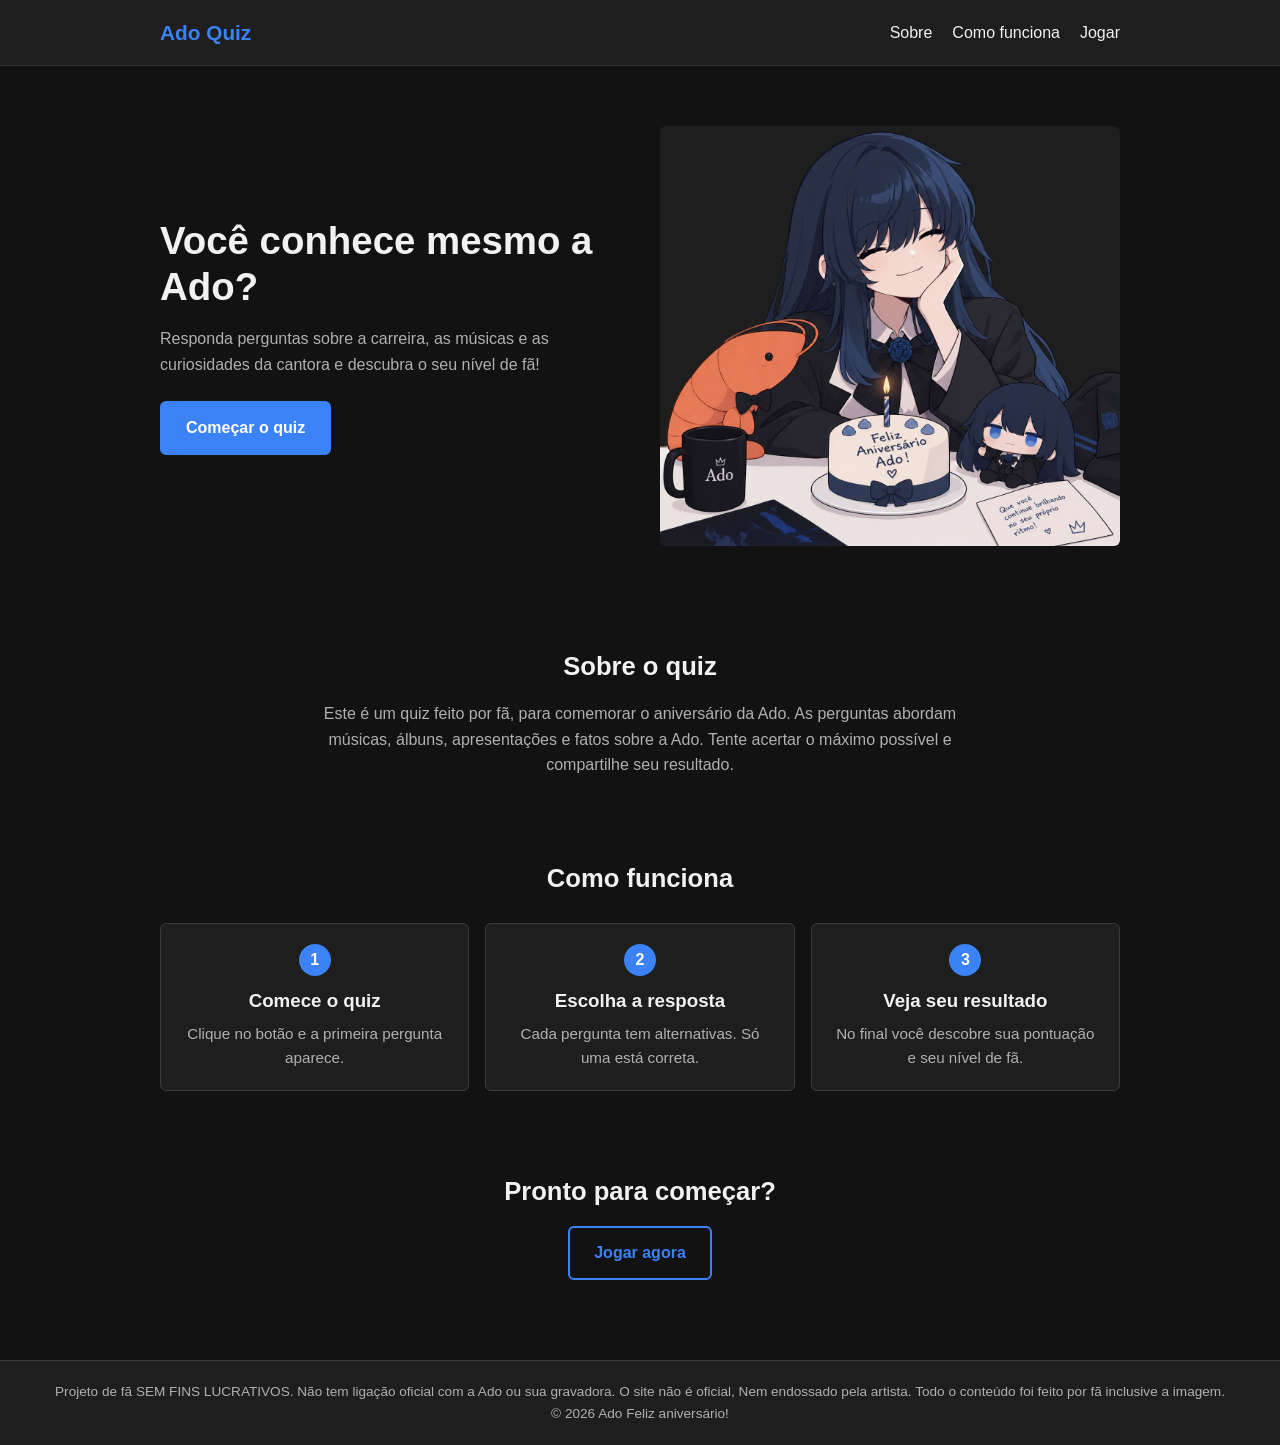
<file: index.html>
<!DOCTYPE html>
<html lang="pt-BR">
<head>
  <meta charset="UTF-8">
  <meta name="viewport" content="width=device-width, initial-scale=1.0">
  <link rel="stylesheet" href="style.css">
  <meta name="description" content="Quiz sobre a cantora Ado: teste seus conhecimentos sobre a carreira, músicas e curiosidades!">
  <title>Ado Quiz | Teste seus conhecimentos</title>
</head>
<body>

  <header class="header">
    <nav class="navbar">
      <a href="index.html" class="logo">Ado Quiz</a>
      <ul class="nav-links">
        <li><a href="#sobre">Sobre</a></li>
        <li><a href="#como-funciona">Como funciona</a></li>
        <li><a href="quiz.html">Jogar</a></li>
      </ul>
    </nav>
  </header>

  <main>

    <section class="hero" id="inicio">
      <div class="hero-content">
        <h1>Você conhece mesmo a Ado?</h1>
        <p>
          Responda perguntas sobre a carreira, as músicas e as curiosidades
          da cantora e descubra o seu nível de fã!
        </p>
        <a href="quiz.html" class="btn btn-primary" id="btn-iniciar">Começar o quiz</a>
      </div>

      <div class="hero-image">
        <!-- Coloque uma imagem sua na pasta assets e ajuste o nome abaixo -->
        <img src="ado1.png" alt="Imagem gerada por IA">
      </div>
    </section>

    <!-- SOBRE -->
    <section class="sobre" id="sobre">
      <h2>Sobre o quiz</h2>
      <p>
        Este é um quiz feito por fã, para comemorar o aniversário da Ado. As perguntas abordam músicas,
        álbuns, apresentações e fatos sobre a Ado. Tente acertar o máximo
        possível e compartilhe seu resultado.
      </p>
    </section>

    <section class="como-funciona" id="como-funciona">
      <h2>Como funciona</h2>

      <div class="cards">
        <article class="card">
          <span class="card-numero">1</span>
          <h3>Comece o quiz</h3>
          <p>Clique no botão e a primeira pergunta aparece.</p>
        </article>

        <article class="card">
          <span class="card-numero">2</span>
          <h3>Escolha a resposta</h3>
          <p>Cada pergunta tem alternativas. Só uma está correta.</p>
        </article>

        <article class="card">
          <span class="card-numero">3</span>
          <h3>Veja seu resultado</h3>
          <p>No final você descobre sua pontuação e seu nível de fã.</p>
        </article>
      </div>
    </section>

    <section class="cta">
      <h2>Pronto para começar?</h2>
      <a href="quiz.html" class="btn btn-secondary">Jogar agora</a>
    </section>

  </main>

  <footer class="footer">
    <p>Projeto de fã SEM FINS LUCRATIVOS. Não tem ligação oficial com a Ado ou sua gravadora.
    O site não é oficial, Nem endossado pela artista. Todo o conteúdo foi feito por fã inclusive a imagem.
    </p>
    <p>&copy; 2026 Ado Feliz aniversário!</p>
  </footer>

  <script src="main.js"></script>
</body>
</html>
</file>
<file: style.css>
html {
  background-color: #121212;
  color-scheme: dark;
}

* {
  box-sizing: border-box;
  margin: 0;
  padding: 0;
}

body {
  font-family: Arial, Helvetica, sans-serif;
  background-color: #121212;
  color: #f1f1f1;
  line-height: 1.6;
  min-height: 100vh;
  display: flex;
  flex-direction: column;
}

h1, h2, h3, p, span, li {
  color: #f1f1f1;
}

main {
  flex: 1;
  background-color: #121212;
}

img {
  max-width: 100%;
  display: block;
}

a {
  color: #f1f1f1;
  text-decoration: none;
}

ul {
  list-style: none;
}

[hidden] {
  display: none !important;
}

/* ---------- Topo ---------- */
.header {
  background-color: #1e1e1e;
  border-bottom: 1px solid #3a3a3a;
}

.navbar {
  max-width: 1000px;
  margin: 0 auto;
  padding: 16px 20px;
  display: flex;
  align-items: center;
  justify-content: space-between;
}

.logo {
  font-size: 1.3rem;
  font-weight: bold;
  color: #3b82f6;
}

.nav-links {
  display: flex;
  gap: 20px;
}

.nav-links a {
  color: #f1f1f1;
}

.nav-links a:hover {
  color: #3b82f6;
}

/* ---------- Botões ---------- */
.btn {
  display: inline-block;
  padding: 12px 24px;
  border: 2px solid #3b82f6;
  border-radius: 6px;
  font-size: 1rem;
  font-family: inherit;
  font-weight: bold;
  cursor: pointer;
}

.btn-primary {
  background-color: #3b82f6;
  color: #ffffff;
}

.btn-primary:hover {
  background-color: #2563eb;
  border-color: #2563eb;
}

.btn-secondary {
  background-color: #121212;
  color: #3b82f6;
}

.btn-secondary:hover {
  background-color: #1e1e1e;
}

/* ---------- Página inicial ---------- */
.hero {
  max-width: 1000px;
  margin: 0 auto;
  padding: 60px 20px;
  display: grid;
  grid-template-columns: 1fr 1fr;
  gap: 40px;
  align-items: center;
}

.hero-content h1 {
  font-size: 2.4rem;
  line-height: 1.2;
  margin-bottom: 16px;
}

.hero-content p {
  color: #b0b0b0;
  margin-bottom: 24px;
}

.hero-image img {
  width: 100%;
  max-height: 420px;
  object-fit: cover;
  border-radius: 6px;
  background-color: #1e1e1e;
}

.sobre,
.como-funciona,
.cta {
  max-width: 1000px;
  margin: 0 auto;
  padding: 40px 20px;
  text-align: center;
}

.sobre h2,
.como-funciona h2,
.cta h2 {
  font-size: 1.6rem;
  margin-bottom: 14px;
}

.sobre p {
  max-width: 650px;
  margin: 0 auto;
  color: #b0b0b0;
}

.cards {
  margin-top: 24px;
  display: grid;
  grid-template-columns: repeat(auto-fit, minmax(220px, 1fr));
  gap: 16px;
}

.card {
  background-color: #1e1e1e;
  border: 1px solid #3a3a3a;
  border-radius: 6px;
  padding: 20px;
}

.card-numero {
  display: inline-block;
  width: 32px;
  height: 32px;
  line-height: 32px;
  border-radius: 50%;
  background-color: #3b82f6;
  color: #ffffff;
  font-weight: bold;
}

.card h3 {
  margin: 10px 0 6px;
}

.card p {
  color: #b0b0b0;
  font-size: 0.95rem;
}

.cta {
  margin-bottom: 40px;
}

/* ---------- Rodapé ---------- */
.footer {
  text-align: center;
  padding: 20px;
  background-color: #1e1e1e;
  border-top: 1px solid #3a3a3a;
  font-size: 0.85rem;
}

.footer p {
  color: #b0b0b0;
}

/* ==========================================================
   PÁGINA DO QUIZ
   ========================================================== */
.quiz-page {
  display: flex;
  justify-content: center;
  padding: 30px 16px 50px;
}

.quiz-box {
  width: 100%;
  max-width: 650px;
  height: fit-content;
  background-color: #1e1e1e;
  border: 1px solid #3a3a3a;
  border-radius: 6px;
  padding: 24px;
}

.quiz-topo {
  display: flex;
  justify-content: space-between;
  margin-bottom: 8px;
  font-size: 0.9rem;
}

.quiz-topo span {
  color: #b0b0b0;
}

.barra {
  height: 8px;
  background-color: #333333;
  border-radius: 4px;
  overflow: hidden;
  margin-bottom: 20px;
}

.barra-preenchida {
  height: 100%;
  width: 0%;
  background-color: #3b82f6;
}

.imagem-pergunta {
  width: 100%;
  max-height: 280px;
  object-fit: cover;
  border-radius: 6px;
  margin-bottom: 16px;
}

#texto-pergunta {
  font-size: 1.3rem;
  margin-bottom: 18px;
}

.opcoes {
  display: grid;
  gap: 10px;
}

.opcao {
  display: flex;
  align-items: center;
  gap: 12px;
  width: 100%;
  text-align: left;
  padding: 12px 14px;
  background-color: #121212;
  color: #f1f1f1;
  border: 1px solid #3a3a3a;
  border-radius: 6px;
  font-size: 1rem;
  font-family: inherit;
  cursor: pointer;
}

.opcao span {
  color: #f1f1f1;
}

.opcao:hover:not(:disabled) {
  background-color: #2a2a2a;
  border-color: #3b82f6;
}

.opcao:disabled {
  cursor: default;
}

.opcao-letra {
  flex-shrink: 0;
  width: 28px;
  height: 28px;
  line-height: 28px;
  text-align: center;
  border-radius: 50%;
  background-color: #333333;
  font-weight: bold;
  font-size: 0.85rem;
}

.opcao.correta {
  border-color: #22c55e;
  background-color: #12301f;
}

.opcao.errada {
  border-color: #ef4444;
  background-color: #3b1515;
}

.feedback {
  min-height: 24px;
  margin: 14px 0 6px;
  font-weight: bold;
}

.feedback.acertou {
  color: #22c55e;
}

.feedback.errou {
  color: #ef4444;
}

#btn-proxima {
  margin-top: 8px;
}

/* ---------- Resultado ---------- */
.resultado {
  text-align: center;
}

.resultado h2 {
  font-size: 1.6rem;
  margin-bottom: 12px;
}

.resultado-pontos {
  font-size: 2.6rem;
  font-weight: bold;
  color: #3b82f6;
  margin-bottom: 6px;
}

.resultado p {
  color: #b0b0b0;
}

.resultado .resultado-pontos {
  color: #3b82f6;
}

.resultado-botoes {
  margin-top: 22px;
  display: flex;
  flex-wrap: wrap;
  gap: 12px;
  justify-content: center;
}

/* ---------- Celular ---------- */
@media (max-width: 700px) {
  .hero {
    grid-template-columns: 1fr;
    padding: 40px 20px;
    text-align: center;
  }

  .hero-content h1 {
    font-size: 1.9rem;
  }

  .nav-links {
    gap: 12px;
    font-size: 0.9rem;
  }

  .quiz-box {
    padding: 18px;
  }

  #texto-pergunta {
    font-size: 1.15rem;
  }
}
</file>
